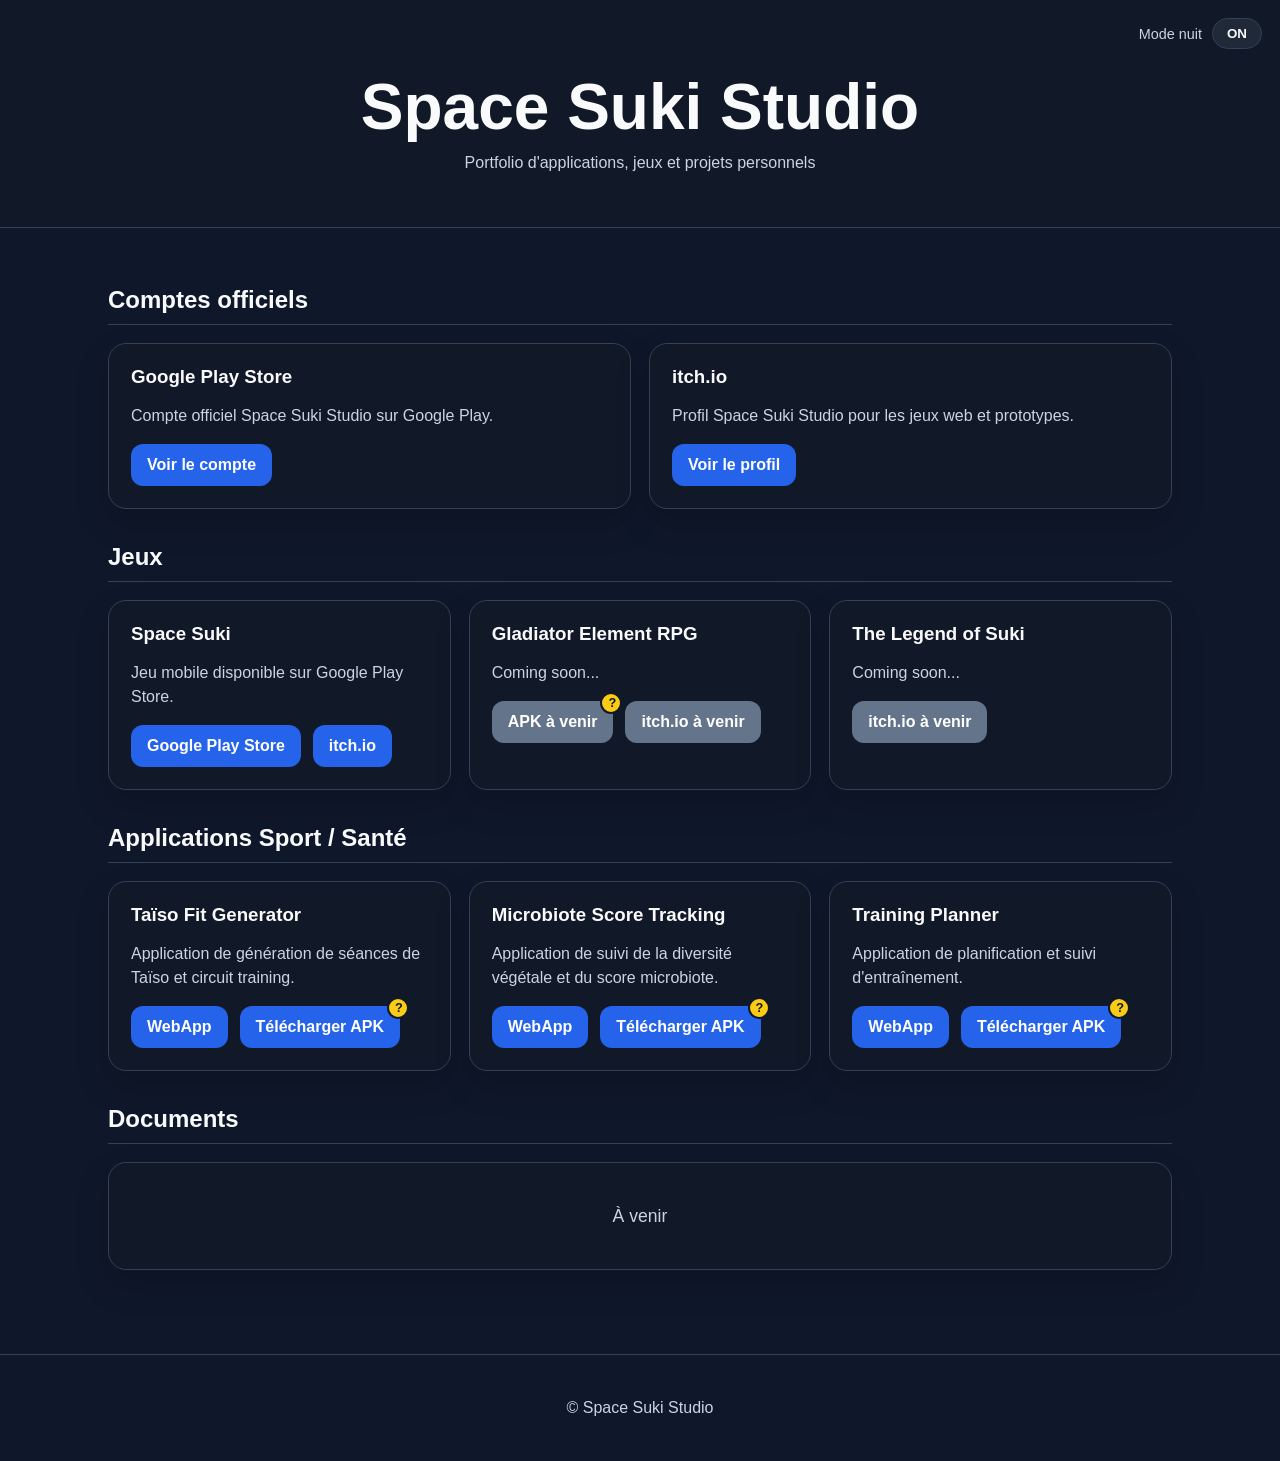
<file: index.html>
<!DOCTYPE html>
<html lang="fr">
<head>
    <meta charset="UTF-8">
    <meta name="viewport" content="width=device-width, initial-scale=1.0">
    <title>Space Suki Studio - Portfolio</title>
    <link rel="stylesheet" href="style.css">
</head>
<body>

<header class="hero">
    <div class="theme-toggle">
        <span>Mode nuit</span>
        <button id="themeToggle" type="button" aria-label="Activer ou désactiver le mode nuit">ON</button>
    </div>

    <h1>Space Suki Studio</h1>
    <p>Portfolio d'applications, jeux et projets personnels</p>
</header>

<main>

    <section>
        <h2>Comptes officiels</h2>

        <div class="grid">
            <article class="card">
                <h3>Google Play Store</h3>
                <p>Compte officiel Space Suki Studio sur Google Play.</p>
                <a class="btn" href="https://play.google.com/store/apps/developer?id=SpaceSuki+Studio">Voir le compte</a>
            </article>

            <article class="card">
                <h3>itch.io</h3>
                <p>Profil Space Suki Studio pour les jeux web et prototypes.</p>
                <a class="btn" href="https://spacesukistudio.itch.io/">Voir le profil</a>
            </article>
        </div>
    </section>

    <section>
        <h2>Jeux</h2>

        <div class="grid">
            <article class="card">
                <h3>Space Suki</h3>
                <p>Jeu mobile disponible sur Google Play Store.</p>
                <div class="buttons">
                    <a class="btn" href="https://play.google.com/store/apps/details?id=com.SpaceSukiStudio.SpaceSuki">Google Play Store</a>
                    <a class="btn" href="https://spacesukistudio.itch.io/space-suki">itch.io</a>
                </div>
            </article>

            <article class="card">
                <h3>Gladiator Element RPG</h3>
                <p>Coming soon...</p>
                <div class="buttons">
                    <div class="apk-wrapper">
                        <a class="btn disabled" href="#">
                            APK à venir
                        </a>
                        <button class="help-btn" type="button" aria-label="Aide installation APK">?</button>
                    </div>
                        <a class="btn disabled" href="#">
                            itch.io à venir
                        </a>
                </div>
            </article>

            <article class="card">
                <h3>The Legend of Suki</h3>
                <p>Coming soon...</p>
                <div class="buttons">
                    <div class="apk-wrapper">
                        <a class="btn disabled" href="#">
                            itch.io à venir
                        </a>
                    </div>
                </div>
            </article>
            
        </div>
    </section>

    <section>
        <h2>Applications Sport / Santé</h2>

        <div class="grid">
            <article class="card">
                <h3>Taïso Fit Generator</h3>     
                <p>
                    Application de génération de séances de Taïso et circuit training.
                </p>
                <div class="buttons">
                    <a class="btn"
                       href="https://sajidei.github.io/portfolio/apps/taiso_fit_generator_web/"
                       target="_blank">
                        WebApp
                    </a>
                    <div class="apk-wrapper">
                        <a class="btn"
                           href="assets/apk/taiso-fit-generator.apk"
                           download>
                            Télécharger APK
                        </a>
                        <button class="help-btn"
                                type="button"
                                aria-label="Aide installation APK">
                            ?
                        </button>
                    </div>
                </div>
            </article>

            <article class="card">
    <h3>Microbiote Score Tracking</h3>

    <p>
        Application de suivi de la diversité végétale et du score microbiote.
    </p>

    <div class="buttons">

        <a class="btn"
           href="https://sajidei.github.io/portfolio/apps/microbiote_score_tracking_web/"
           target="_blank">
            WebApp
        </a>

        <div class="apk-wrapper">
            <a class="btn"
               href="assets/apk/microbiote-score-tracking.apk"
               download>
                Télécharger APK
            </a>

            <button class="help-btn"
                    type="button"
                    aria-label="Aide installation APK">
                ?
            </button>
        </div>

    </div>
</article>

            <article class="card">
                <h3>Training Planner</h3>
                <p>Application de planification et suivi d'entraînement.</p>
                <div class="buttons">

                <a class="btn"
                   href="https://sajidei.github.io/portfolio/apps/training_planner_web/"
                   target="_blank">
                    WebApp
                </a>
        
                <div class="apk-wrapper">
                    <a class="btn"
                       href="assets/apk/training-planner.apk"
                       download>
                        Télécharger APK
                    </a>
        
                    <button class="help-btn"
                            type="button"
                            aria-label="Aide installation APK">
                        ?
                    </button>
                </div>

    </div>    
            </article>
        </div>
    </section>

    <section>
        <h2>Documents</h2>
        <article class="card empty">
            <p>À venir</p>
        </article>
    </section>

</main>

<footer>
    <p>© Space Suki Studio</p>
</footer>

<div id="apkModal" class="modal" aria-hidden="true">
    <div class="modal-content" role="dialog" aria-modal="true" aria-labelledby="apkModalTitle">
        <button id="closeModal" class="close-modal" type="button" aria-label="Fermer">×</button>
        <h2 id="apkModalTitle">Installer un fichier APK</h2>
        <p>
            Un fichier APK permet d'installer une application Android sans passer par le Google Play Store.
        </p>
        <p>
            Après le téléchargement, ouvre le fichier depuis les téléchargements de ton téléphone.
            Android pourra te demander d'autoriser l'installation depuis ton navigateur.
        </p>
        <p>
            Cette manipulation concerne uniquement Android. Sur iPhone, l'installation directe d'une application est beaucoup plus limitée.
        </p>
    </div>
</div>

<script src="script.js"></script>
</body>
</html>
</file>
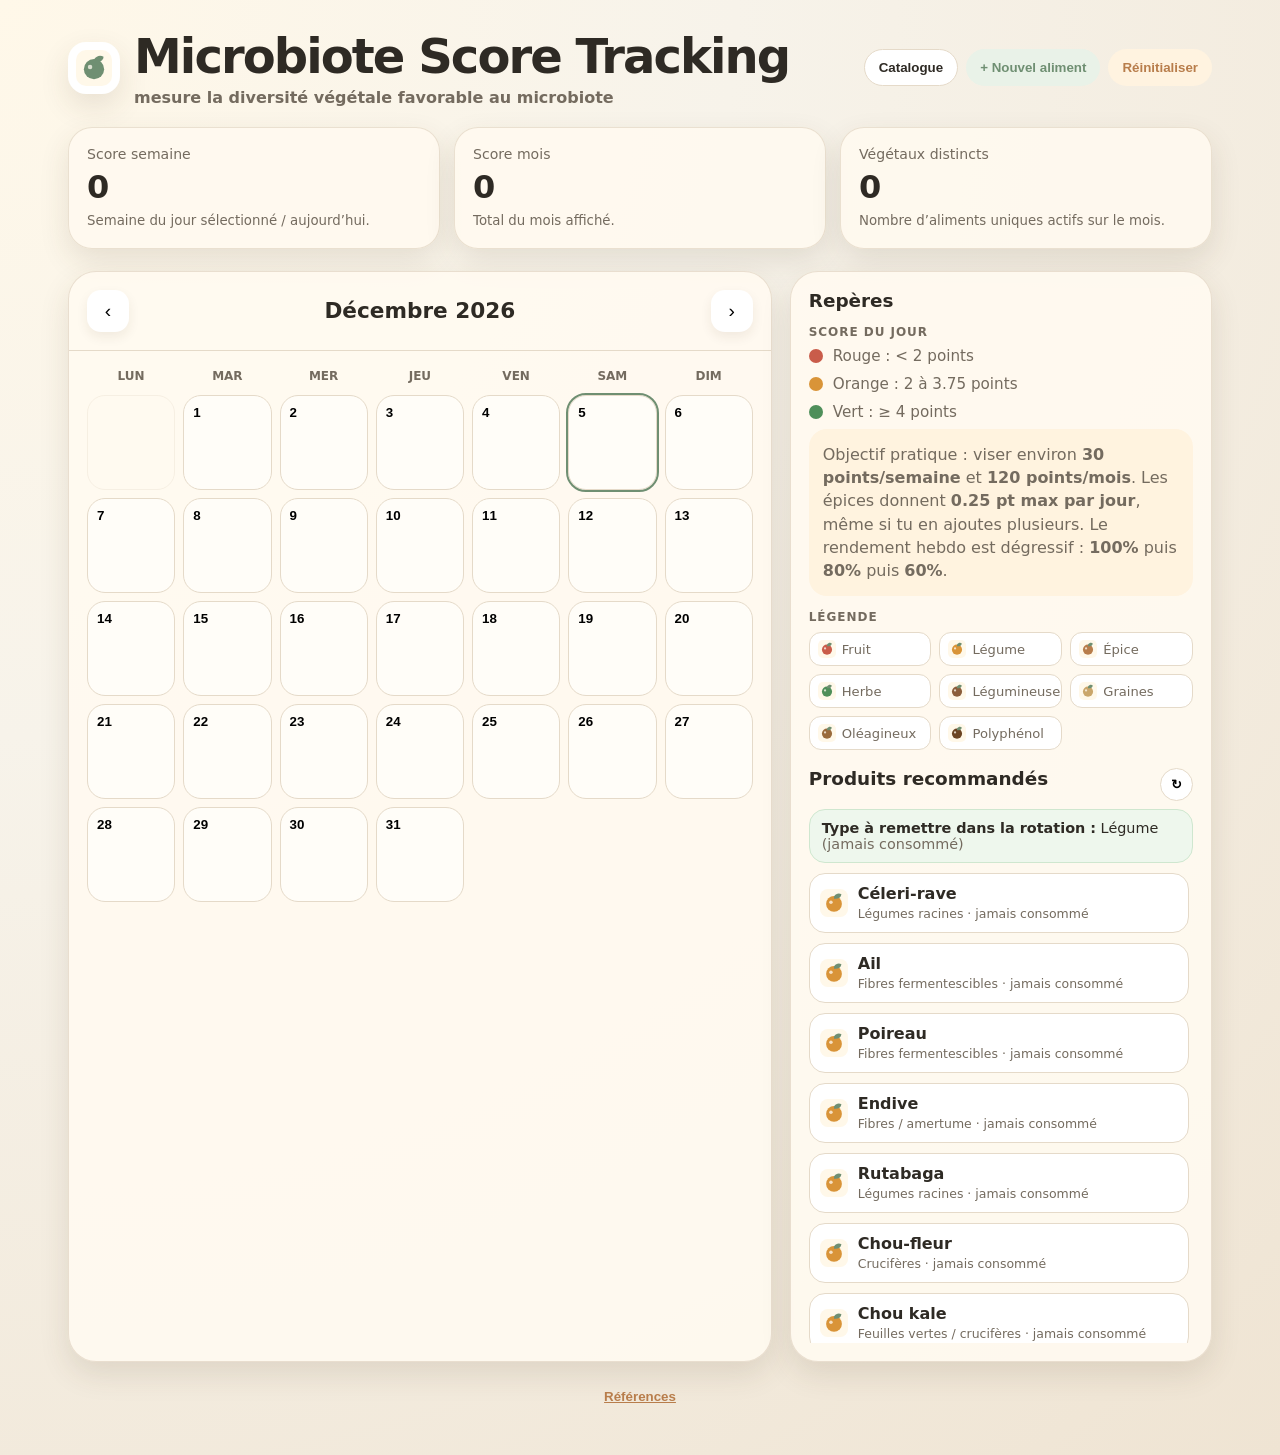
<file: apps/microbiote_score_tracking_web/index.html>
<!DOCTYPE html><html lang="fr"><head><meta charset="UTF-8"/><meta name="viewport" content="width=device-width, initial-scale=1.0"/><title>Microbiote Score Tracking</title><style>
:root{--bg:#f7f3ea;--card:#fffaf0;--ink:#2e2a24;--muted:#746b5f;--green:#4f8f5a;--orange:#d99438;--red:#c95c4a;--line:#e5dac9;--accent:#6f8f72;--accent2:#b87d4b;--shadow:0 12px 30px rgba(73,54,31,.12)}*{box-sizing:border-box}body{margin:0;font-family:Inter,system-ui,-apple-system,BlinkMacSystemFont,"Segoe UI",sans-serif;background:radial-gradient(circle at top left,#fff8e9 0,#f7f3ea 38%,#efe4d3 100%);color:var(--ink);min-height:100vh}.app{max-width:1180px;margin:0 auto;padding:28px 18px 50px}header{display:flex;align-items:center;justify-content:space-between;gap:16px;margin-bottom:20px}.brand{display:flex;align-items:center;gap:14px}.logo{width:52px;height:52px;border-radius:18px;background:#fff;box-shadow:var(--shadow);display:grid;place-items:center}.logo img{width:36px;height:36px}h1{font-size:clamp(1.8rem,4vw,3rem);margin:0;letter-spacing:-.04em}.subtitle{margin:4px 0 0;color:var(--muted);font-weight:700}.top-actions{display:flex;gap:8px;flex-wrap:wrap;justify-content:flex-end}.reset,.add-food,.catalogue-btn{border:0;border-radius:999px;padding:10px 14px;background:#fff3e0;color:var(--accent2);cursor:pointer;font-weight:800}.add-food{background:#e9f2e8;color:var(--accent)}.catalogue-btn{background:#fff;color:var(--ink);border:1px solid var(--line)}.score-grid{display:grid;grid-template-columns:repeat(3,minmax(0,1fr));gap:14px;margin:18px 0 22px}.score-card{background:rgba(255,250,240,.88);border:1px solid rgba(229,218,201,.8);border-radius:24px;padding:18px;box-shadow:var(--shadow);transition:.2s}.score-card.good{background:#eef7ed;border-color:#cfe7cf}.score-card span{display:block;color:var(--muted);font-size:.88rem;margin-bottom:6px}.score-card strong{font-size:2rem}.score-card small{display:block;color:var(--muted);margin-top:6px;line-height:1.35}.main{display:grid;grid-template-columns:1.5fr .9fr;gap:18px}.panel{background:rgba(255,250,240,.92);border:1px solid rgba(229,218,201,.85);border-radius:28px;box-shadow:var(--shadow);overflow:hidden}.panel-pad{padding:18px}.calendar-head{display:flex;align-items:center;justify-content:space-between;gap:12px;padding:18px;border-bottom:1px solid var(--line)}.month-title{font-size:1.35rem;font-weight:850;text-transform:capitalize}.nav-btn{border:0;background:#fff;border-radius:14px;width:42px;height:42px;cursor:pointer;font-size:1.2rem;box-shadow:0 5px 12px rgba(73,54,31,.08)}.days{display:grid;grid-template-columns:repeat(7,1fr);gap:8px;padding:14px 18px 18px}.dow{font-size:.75rem;text-transform:uppercase;color:var(--muted);font-weight:800;text-align:center;padding:4px}.day{min-height:95px;border:1px solid var(--line);background:#fffdf8;border-radius:18px;padding:9px;cursor:pointer;position:relative;display:flex;flex-direction:column;gap:6px;transition:.15s}.day:hover{transform:translateY(-2px);box-shadow:0 10px 20px rgba(73,54,31,.10)}.day.empty{opacity:.35;cursor:default;background:transparent}.day.today{outline:2px solid var(--accent)}.day.day-bg-red{background:#fff8f6}.day.day-bg-orange{background:#fff9ed}.day.day-bg-green{background:#f5fbf3}.day-number{font-weight:850}.day-score{margin-top:auto;font-size:.84rem;font-weight:850;padding:5px 8px;border-radius:999px;align-self:flex-start}.score-red{background:#ffe8e3;color:var(--red)}.score-orange{background:#fff0d7;color:#a76715}.score-green{background:#e5f3e5;color:var(--green)}.mini-icons{display:flex;flex-wrap:wrap;gap:3px}.mini-icons img{width:18px;height:18px}.side h2{margin:0 0 12px;font-size:1.15rem}.side-title-row{display:flex;align-items:center;justify-content:space-between;gap:10px;margin-top:18px}.legend{display:grid;gap:10px}.legend.compact{grid-template-columns:repeat(3,minmax(0,1fr));gap:8px}.legend-row{display:flex;align-items:center;gap:10px;color:var(--muted);font-size:.95rem}.legend.compact .legend-row{gap:6px;font-size:.82rem;background:#fff;border:1px solid var(--line);border-radius:12px;padding:7px 8px}.dot{width:14px;height:14px;border-radius:50%}.micro-title{font-size:.75rem;text-transform:uppercase;letter-spacing:.08em;color:var(--muted);font-weight:900;margin:14px 0 8px}.tips{margin-top:8px;padding:14px;border-radius:18px;background:#fff3df;color:var(--muted);line-height:1.45}.food-list{margin-top:10px;display:grid;gap:10px;max-height:470px;overflow:auto;padding-right:4px}.food-row{display:flex;gap:10px;align-items:center;background:#fff;border:1px solid var(--line);border-radius:16px;padding:10px}.food-row img{width:28px;height:28px}.food-row b{display:block}.food-row span{font-size:.78rem;color:var(--muted)}.refresh{border:1px solid var(--line);background:#fff;border-radius:999px;padding:8px 10px;cursor:pointer;font-weight:900}.modal-backdrop{position:fixed;inset:0;background:rgba(29,24,18,.45);display:none;align-items:center;justify-content:center;padding:16px;z-index:20}.modal{width:min(820px,100%);max-height:90vh;overflow:auto;background:var(--card);border-radius:28px;box-shadow:0 25px 60px rgba(0,0,0,.28);padding:20px}.modal.catalogue{width:min(980px,100%)}.modal h2{margin:0 0 4px}.modal-date{color:var(--muted);margin-bottom:16px}.form-grid{display:grid;grid-template-columns:1fr 1fr 180px auto;gap:10px;align-items:end}.field label{display:block;font-size:.82rem;font-weight:800;color:var(--muted);margin-bottom:6px}select,input{width:100%;border:1px solid var(--line);border-radius:14px;padding:12px;background:#fff;color:var(--ink);font-size:1rem}.primary{border:0;border-radius:14px;padding:13px 16px;background:var(--accent);color:#fff;font-weight:850;cursor:pointer}.secondary{border:0;border-radius:14px;padding:12px 14px;background:#efe4d3;color:var(--ink);font-weight:800;cursor:pointer}.danger{border:0;border-radius:12px;padding:8px 10px;background:#ffe7e1;color:var(--red);font-weight:900;cursor:pointer}.entries{margin-top:16px;display:grid;gap:8px}.entry{display:flex;align-items:center;justify-content:space-between;gap:12px;background:#fff;border:1px solid var(--line);border-radius:16px;padding:10px 12px}.entry-main{display:flex;align-items:center;gap:10px}.entry img{width:28px;height:28px}.delete{border:0;background:#ffe7e1;color:var(--red);font-weight:900;border-radius:12px;padding:8px 10px;cursor:pointer}.modal-actions{display:flex;justify-content:space-between;gap:10px;margin-top:18px}.pill{display:inline-flex;align-items:center;gap:6px;background:#fff;border:1px solid var(--line);border-radius:999px;padding:8px 10px;font-size:.85rem;color:var(--muted)}.checks{display:flex;gap:12px;flex-wrap:wrap;background:#fff;border:1px solid var(--line);border-radius:14px;padding:12px}.checks label{font-weight:700;color:var(--ink)}.checks input{width:auto;margin-right:4px}.catalogue-tools{display:grid;grid-template-columns:1fr 240px auto auto;gap:10px;align-items:center;margin:12px 0}.catalogue-list{display:grid;gap:8px}.catalogue-row{display:grid;grid-template-columns:34px 1.2fr 1fr auto;gap:10px;align-items:center;background:#fff;border:1px solid var(--line);border-radius:16px;padding:10px}.catalogue-row.disabled{opacity:.55;background:#f7f1e7}.catalogue-row img{width:30px;height:30px}.catalogue-actions{display:flex;gap:6px;flex-wrap:wrap;justify-content:flex-end}.tag{font-size:.78rem;color:var(--muted);display:block}.tiny{font-size:.78rem;color:var(--muted);line-height:1.35}.footer-links{text-align:center;margin:24px 0 0}.text-link{border:0;background:transparent;color:var(--accent2);font-weight:900;text-decoration:underline;cursor:pointer}.type-focus{background:#eef7ed;border:1px solid #cfe7cf;border-radius:16px;padding:10px 12px;margin:8px 0 10px;color:var(--ink);font-size:.9rem}.refs-list{display:grid;gap:12px;margin-top:12px}.ref-card{background:#fff;border:1px solid var(--line);border-radius:16px;padding:12px}.ref-card a{color:var(--accent2);font-weight:900}.ref-card p{margin:.4rem 0 0;color:var(--muted);line-height:1.4}@media(max-width:850px){.main{grid-template-columns:1fr}.score-grid{grid-template-columns:1fr}.days{gap:5px;padding:10px}.day{min-height:78px;border-radius:14px;padding:7px}.form-grid,.catalogue-tools,.catalogue-row{grid-template-columns:1fr}.brand{align-items:flex-start}header{align-items:flex-start;flex-direction:column}.top-actions{justify-content:flex-start}.catalogue-actions{justify-content:flex-start}}
</style></head><body><div class="app"><header><div class="brand"><div class="logo"><img src="assets/microbiote.svg" alt="Microbiote"/></div><div><h1>Microbiote Score Tracking</h1><p class="subtitle">mesure la diversité végétale favorable au microbiote</p></div></div><div class="top-actions"><button class="catalogue-btn" id="openCatalogue">Catalogue</button><button class="add-food" id="openAddFood">+ Nouvel aliment</button><button class="reset" id="resetBtn">Réinitialiser</button></div></header><section class="score-grid"><div class="score-card"><span>Score semaine</span><strong id="weekScore">0</strong><small>Semaine du jour sélectionné / aujourd’hui.</small></div><div class="score-card"><span>Score mois</span><strong id="monthScore">0</strong><small>Total du mois affiché.</small></div><div class="score-card"><span>Végétaux distincts</span><strong id="uniqueScore">0</strong><small>Nombre d’aliments uniques actifs sur le mois.</small></div></section><main class="main"><section class="panel"><div class="calendar-head"><button class="nav-btn" id="prevMonth" aria-label="Mois précédent">‹</button><div class="month-title" id="monthTitle"></div><button class="nav-btn" id="nextMonth" aria-label="Mois suivant">›</button></div><div class="days" id="calendar"></div></section><aside class="panel side"><div class="panel-pad"><h2>Repères</h2><div class="micro-title">Score du jour</div><div class="legend"><div class="legend-row"><span class="dot" style="background:var(--red)"></span>Rouge : &lt; 2 points</div><div class="legend-row"><span class="dot" style="background:var(--orange)"></span>Orange : 2 à 3.75 points</div><div class="legend-row"><span class="dot" style="background:var(--green)"></span>Vert : ≥ 4 points</div></div><div class="tips">Objectif pratique : viser environ <b>30 points/semaine</b> et <b>120 points/mois</b>. Les épices donnent <b>0.25 pt max par jour</b>, même si tu en ajoutes plusieurs. Le rendement hebdo est dégressif : <b>100%</b> puis <b>80%</b> puis <b>60%</b>.</div><div class="micro-title">Légende</div><div class="legend compact" id="typeLegend"></div><div class="side-title-row"><h2>Produits recommandés</h2><button class="refresh" id="refreshRecommendations" title="Proposer d’autres produits">↻</button></div><div class="type-focus" id="recommendedType"></div><div class="food-list" id="featuredFoods"></div></div></aside></main><div class="footer-links"><button class="text-link" id="openReferences">Références</button></div></div>
<div class="modal-backdrop" id="modalBackdrop"><div class="modal"><h2>Ajouter des aliments</h2><div class="modal-date" id="modalDate"></div><div class="pill" id="dayTotalPill">Score du jour : 0</div><div class="form-grid"><div class="field"><label for="foodSearch">Recherche</label><input id="foodSearch" placeholder="Ex : ri, car, poiv..." autocomplete="off"/></div><div class="field"><label for="foodSelect">Aliment</label><select id="foodSelect"></select></div><div class="field"><label for="weightSelect">Poids</label><select id="weightSelect"></select></div><button class="primary" id="addEntry">Ajouter</button></div><p class="tiny">La recherche filtre les aliments qui commencent par le texte saisi. Les aliments désactivés dans le catalogue ne sont pas proposés.</p><div class="entries" id="entries"></div><div class="modal-actions"><button class="secondary" id="closeModal">Fermer</button><button class="primary" id="saveModal">OK</button></div></div></div>
<div class="modal-backdrop" id="addFoodBackdrop"><div class="modal"><h2>Créer un nouvel aliment</h2><p class="modal-date">Il sera sauvegardé localement dans ton navigateur.</p><div class="field"><label for="customName">Nom</label><input id="customName" placeholder="Ex : poudre de jujube"/></div><div class="field" style="margin-top:12px"><label for="customType">Catégorie</label><select id="customType"><option>Autre</option><option>Fruits / pectine</option><option>Fruits / polyphénols</option><option>Légumineuses / fibres</option><option>Céréales complètes</option><option>Graines</option><option>Fibres fermentescibles</option><option>Polyphénols</option><option>Herbes aromatiques</option><option>Épices</option><option>Légumes racines</option><option>Crucifères</option><option>Feuilles vertes</option><option>Oléagineux</option></select></div><div class="field" style="margin-top:12px"><label>Scores autorisés</label><div class="checks" id="customScores"><label><input type="checkbox" value="0.25" checked>0.25</label><label><input type="checkbox" value="0.5" checked>0.5</label><label><input type="checkbox" value="1" checked>1</label><label><input type="checkbox" value="1.5">1.5</label></div></div><p class="tiny">Si la catégorie est “Épices”, l’aliment sera automatiquement limité à 0.25 pt et soumis au plafond collectif de 0.25 pt/jour.</p><div class="modal-actions"><button class="secondary" id="closeAddFood">Fermer</button><button class="primary" id="saveCustomFood">Créer</button></div></div></div>
<div class="modal-backdrop" id="catalogueBackdrop"><div class="modal catalogue"><h2>Catalogue alimentaire</h2><p class="modal-date">Tu peux renommer, désactiver ou supprimer n’importe quel aliment. Les aliments désactivés ne sont plus proposés dans l’ajout ni dans les recommandations.</p><div class="catalogue-tools"><input id="catalogueSearch" placeholder="Rechercher dans le catalogue"/><select id="catalogueTypeFilter"><option value="">Tous les types</option></select><button class="add-food" id="catalogueAddFood">+ Nouvel aliment</button><button class="secondary" id="closeCatalogue">Fermer</button></div><div class="catalogue-list" id="catalogueList"></div></div></div>

<div class="modal-backdrop" id="referencesBackdrop"><div class="modal"><h2>Références</h2><p class="modal-date">Ces sources soutiennent l’idée de mesurer la diversité végétale favorable au microbiote. Le score de l’application reste un indicateur pratique, pas un diagnostic médical.</p><div class="refs-list"><div class="ref-card"><a href="https://pmc.ncbi.nlm.nih.gov/articles/PMC5954204/" target="_blank" rel="noopener">American Gut Project — McDonald et al., mSystems, 2018</a><p>Étude observationnelle de grande ampleur : les personnes déclarant consommer plus de 30 types de plantes par semaine présentaient une diversité microbienne plus élevée que celles consommant 10 plantes ou moins.</p></div><div class="ref-card"><a href="https://pmc.ncbi.nlm.nih.gov/articles/PMC8546969/" target="_blank" rel="noopener">Fiber diversity intervention — The effect of varied fiber sources</a><p>Travaux soutenant l’intérêt d’augmenter les fibres issues d’aliments complets variés, plutôt qu’une seule source répétée ou supplémentée.</p></div><div class="ref-card"><a href="https://pmc.ncbi.nlm.nih.gov/articles/PMC9787832/" target="_blank" rel="noopener">Dietary fiber, gut microbiota and short-chain fatty acids</a><p>Revue sur le rôle des fibres fermentescibles, leur transformation par le microbiote et la production d’acides gras à chaîne courte, associés à la santé intestinale.</p></div><div class="ref-card"><a href="https://www.wcrf.org/about-us/news-and-blogs/could-you-eat-30-plant-based-foods-each-week/" target="_blank" rel="noopener">World Cancer Research Fund — 30 plant-based foods/week</a><p>Article de vulgarisation expliquant le principe des 30 aliments végétaux par semaine et l’intégration possible des herbes, épices, noix, graines, céréales complètes et légumineuses.</p></div></div><div class="modal-actions"><button class="secondary" id="closeReferences">Fermer</button></div></div></div>
<script src="script.js"></script></body></html>
</file>
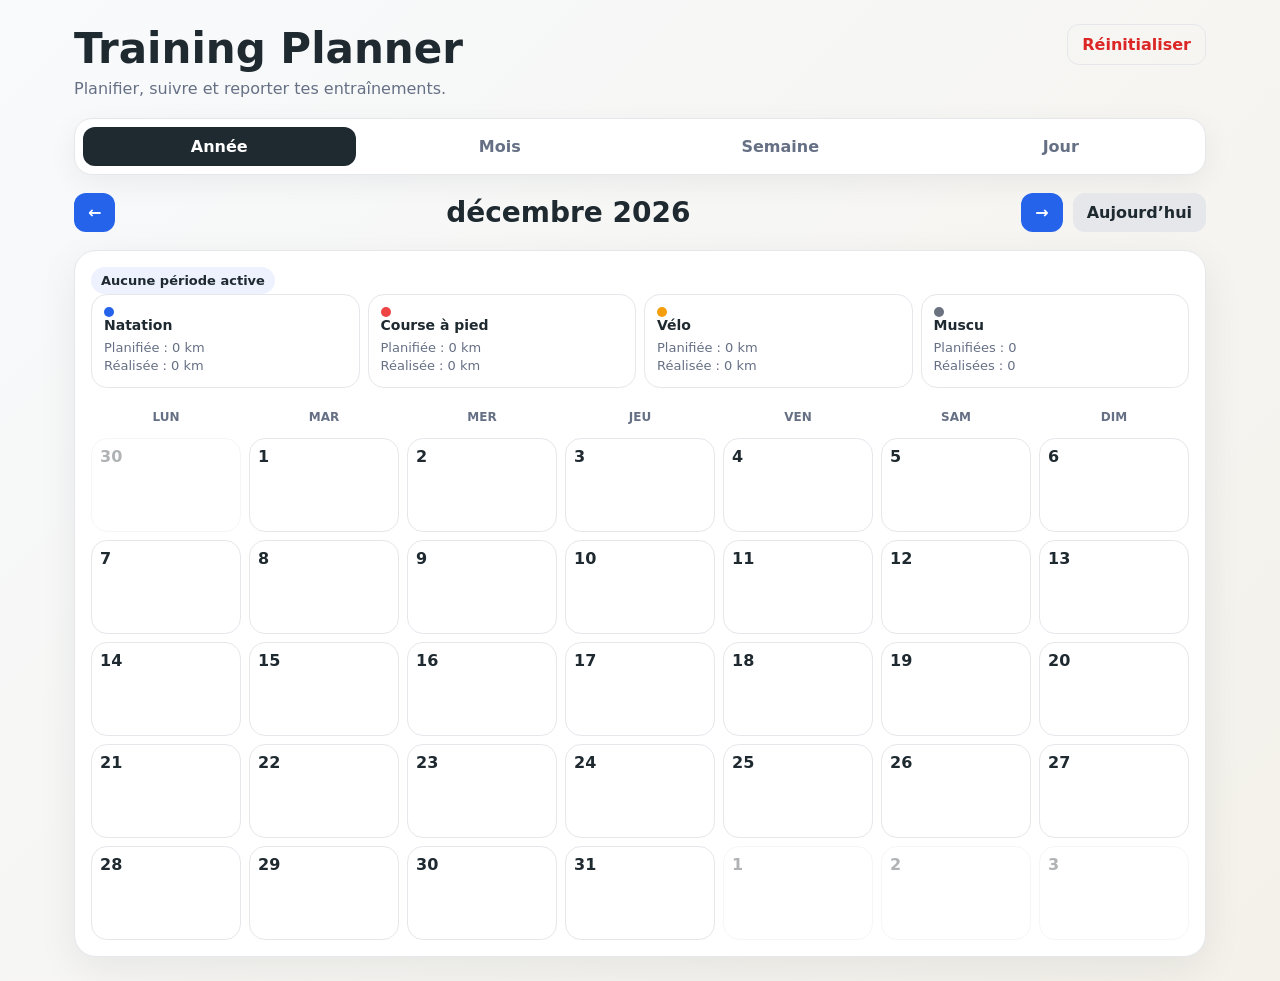
<file: apps/training_planner_web/index.html>
<!DOCTYPE html>
<html lang="fr">
<head>
  <meta charset="UTF-8" />
  <meta name="viewport" content="width=device-width, initial-scale=1.0" />
  <title>Training Planner</title>
  <link rel="stylesheet" href="assets/style.css" />
</head>
<body>
  <div class="app-shell">
    <header class="topbar">
      <div>
        <h1>Training Planner</h1>
        <p>Planifier, suivre et reporter tes entraînements.</p>
      </div>
      <button id="resetDataBtn" class="ghost danger">Réinitialiser</button>
    </header>

    <nav class="tabs">
      <button data-view="year" class="active">Année</button>
      <button data-view="month">Mois</button>
      <button data-view="week">Semaine</button>
      <button data-view="day">Jour</button>
    </nav>

    <section class="controls">
      <button id="prevBtn">←</button>
      <h2 id="currentTitle"></h2>
      <button id="nextBtn">→</button>
      <button id="todayBtn" class="secondary">Aujourd’hui</button>
    </section>

    <main id="app"></main>
  </div>

  <template id="workoutFormTemplate">
    <form id="workoutForm" class="panel form-panel">
      <h3>Nouvel entraînement</h3>

      <label>
        Discipline
        <select name="sport" required>
          <option value="swim">Natation</option>
          <option value="run">Course à pied</option>
          <option value="bike">Vélo</option>
          <option value="strength">Muscu</option>
        </select>
      </label>

      <label id="distanceTargetField">
        Distance cible (km)
        <input name="targetDistance" type="number" min="0" step="0.1" placeholder="Ex : 3.5" />
      </label>

      <label>
        Commentaire
        <textarea name="comment" rows="3" placeholder="Ex : endurance facile, séries, technique..."></textarea>
      </label>

      <div class="actions">
        <button type="submit">Ajouter</button>
        <button type="button" id="cancelWorkoutBtn" class="secondary">Annuler</button>
      </div>
    </form>
  </template>

  <template id="periodFormTemplate">
    <form id="periodForm" class="panel form-panel">
      <h3>Nouvelle période</h3>

      <label>
        Date de début
        <input name="startDate" type="date" required />
      </label>

      <label>
        Date de fin
        <input name="endDate" type="date" required />
      </label>

      <label>
        Catégorie
        <select name="category" required>
          <option value="endurance">Endurance</option>
          <option value="puissance">Puissance</option>
          <option value="force">Force</option>
        </select>
      </label>

      <div class="actions">
        <button type="submit">Ajouter</button>
        <button type="button" id="cancelPeriodBtn" class="secondary">Annuler</button>
      </div>
    </form>
  </template>

  <script src="app.js"></script>
</body>
</html>
</file>
<file: style.css>
:root {
    --bg: #0f172a;
    --surface: #111827;
    --surface-light: #1f2937;
    --text: #f9fafb;
    --muted: #cbd5e1;
    --border: #334155;
    --accent: #2563eb;
    --accent-hover: #1d4ed8;
    --disabled: #64748b;
}

body.light {
    --bg: #f8fafc;
    --surface: #ffffff;
    --surface-light: #eef2ff;
    --text: #111827;
    --muted: #475569;
    --border: #cbd5e1;
    --accent: #2563eb;
    --accent-hover: #1d4ed8;
    --disabled: #94a3b8;
}

* {
    box-sizing: border-box;
}

body {
    margin: 0;
    font-family: Arial, sans-serif;
    background: var(--bg);
    color: var(--text);
    transition: background 0.25s ease, color 0.25s ease;
}

.hero {
    position: relative;
    text-align: center;
    padding: 70px 20px 55px;
    background: var(--surface);
    border-bottom: 1px solid var(--border);
}

.hero h1 {
    margin: 0 0 10px;
    font-size: clamp(2rem, 5vw, 4rem);
}

.hero p {
    color: var(--muted);
    margin: 0;
}

.theme-toggle {
    position: absolute;
    top: 18px;
    right: 18px;
    display: flex;
    align-items: center;
    gap: 10px;
    color: var(--muted);
    font-size: 0.9rem;
}

.theme-toggle button {
    border: 1px solid var(--border);
    background: var(--surface-light);
    color: var(--text);
    border-radius: 999px;
    padding: 7px 14px;
    cursor: pointer;
    font-weight: bold;
}

main {
    max-width: 1100px;
    margin: 0 auto;
    padding: 24px 18px 50px;
}

section {
    margin: 34px 0;
}

h2 {
    margin-bottom: 18px;
    padding-bottom: 10px;
    border-bottom: 1px solid var(--border);
}

.grid {
    display: grid;
    grid-template-columns: repeat(auto-fit, minmax(260px, 1fr));
    gap: 18px;
}

.card {
    background: var(--surface);
    border: 1px solid var(--border);
    border-radius: 18px;
    padding: 22px;
    box-shadow: 0 15px 35px rgba(0,0,0,0.16);
}

.card h3 {
    margin: 0 0 10px;
}

.card p {
    color: var(--muted);
    line-height: 1.5;
}

.buttons {
    display: flex;
    flex-wrap: wrap;
    gap: 12px;
    margin-top: 16px;
}

.btn {
    display: inline-flex;
    align-items: center;
    justify-content: center;
    text-decoration: none;
    background: var(--accent);
    color: white;
    padding: 11px 16px;
    border-radius: 12px;
    font-weight: bold;
    border: none;
    min-height: 42px;
}

.btn:hover {
    background: var(--accent-hover);
}

.btn.secondary {
    background: transparent;
    color: var(--text);
    border: 1px solid var(--border);
}

.btn.disabled {
    background: var(--disabled);
    cursor: default;
    pointer-events: none;
}

.apk-wrapper {
    position: relative;
    display: inline-flex;
}

.help-btn {
    position: absolute;
    top: -9px;
    right: -9px;
    width: 22px;
    height: 22px;
    border-radius: 50%;
    border: 2px solid var(--surface);
    background: #facc15;
    color: #111827;
    font-weight: bold;
    cursor: pointer;
    font-size: 0.8rem;
    line-height: 1;
}

.empty {
    text-align: center;
    font-size: 1.1rem;
}

footer {
    text-align: center;
    padding: 28px;
    color: var(--muted);
    border-top: 1px solid var(--border);
}

.modal {
    position: fixed;
    inset: 0;
    display: none;
    align-items: center;
    justify-content: center;
    padding: 20px;
    background: rgba(0,0,0,0.65);
    z-index: 100;
}

.modal.open {
    display: flex;
}

.modal-content {
    position: relative;
    width: min(520px, 100%);
    background: var(--surface);
    color: var(--text);
    border: 1px solid var(--border);
    border-radius: 20px;
    padding: 28px;
    box-shadow: 0 20px 60px rgba(0,0,0,0.35);
}

.modal-content p {
    color: var(--muted);
    line-height: 1.55;
}

.close-modal {
    position: absolute;
    top: 12px;
    right: 14px;
    border: none;
    background: transparent;
    color: var(--text);
    font-size: 2rem;
    cursor: pointer;
}

@media (max-width: 600px) {
    .theme-toggle {
        position: static;
        justify-content: center;
        margin-bottom: 28px;
    }

    .hero {
        padding-top: 35px;
    }

    .btn {
        width: 100%;
    }

    .apk-wrapper {
        width: 100%;
    }
}
</file>
<file: apps/training_planner_web/assets/style.css>
:root {
  --bg: #f7f7f4;
  --panel: #ffffff;
  --text: #1e2930;
  --muted: #667085;
  --border: #e5e7eb;
  --accent: #2563eb;
  --danger: #dc2626;
  --swim: #2563eb;
  --run: #ef4444;
  --bike: #f59e0b;
  --strength: #6b7280;
  --endurance: #dbeafe;
  --puissance: #ffedd5;
  --force: #e5e7eb;
}

* { box-sizing: border-box; }

body {
  margin: 0;
  font-family: Inter, system-ui, -apple-system, BlinkMacSystemFont, "Segoe UI", sans-serif;
  color: var(--text);
  background: linear-gradient(135deg, #f8fafc, #f4f1ea);
}

button, input, select, textarea {
  font: inherit;
}

button {
  border: 0;
  border-radius: 12px;
  padding: 10px 14px;
  background: var(--accent);
  color: #fff;
  cursor: pointer;
  font-weight: 650;
}

button:hover { filter: brightness(0.96); }

button.secondary {
  background: #e5e7eb;
  color: var(--text);
}

button.ghost {
  background: transparent;
  color: var(--text);
  border: 1px solid var(--border);
}

button.danger { color: var(--danger); }

.app-shell {
  max-width: 1180px;
  margin: 0 auto;
  padding: 24px;
}

.topbar {
  display: flex;
  justify-content: space-between;
  gap: 16px;
  align-items: flex-start;
  margin-bottom: 20px;
}

.topbar h1 {
  margin: 0;
  font-size: clamp(28px, 4vw, 42px);
}

.topbar p {
  margin: 6px 0 0;
  color: var(--muted);
}

.tabs {
  display: grid;
  grid-template-columns: repeat(4, 1fr);
  gap: 8px;
  background: #fff;
  border: 1px solid var(--border);
  padding: 8px;
  border-radius: 18px;
  box-shadow: 0 8px 30px rgba(15, 23, 42, 0.06);
}

.tabs button {
  background: transparent;
  color: var(--muted);
}

.tabs button.active {
  background: var(--text);
  color: #fff;
}

.controls {
  display: flex;
  align-items: center;
  gap: 10px;
  margin: 18px 0;
}

.controls h2 {
  flex: 1;
  text-align: center;
  margin: 0;
  font-size: clamp(18px, 3vw, 28px);
}

.panel {
  background: var(--panel);
  border: 1px solid var(--border);
  border-radius: 22px;
  box-shadow: 0 12px 40px rgba(15, 23, 42, 0.07);
  padding: 16px;
}

.toolbar {
  display: flex;
  justify-content: space-between;
  gap: 12px;
  flex-wrap: wrap;
  align-items: center;
  margin-bottom: 14px;
}

.period-pills, .legend, .stats-grid {
  display: flex;
  gap: 8px;
  flex-wrap: wrap;
}

.pill {
  display: inline-flex;
  align-items: center;
  border-radius: 999px;
  padding: 6px 10px;
  font-size: 13px;
  font-weight: 650;
  background: #eef2ff;
}

.pill.endurance { background: var(--endurance); }
.pill.puissance { background: var(--puissance); }
.pill.force { background: var(--force); }

.stats-grid {
  display: grid;
  grid-template-columns: repeat(4, minmax(160px, 1fr));
  margin-bottom: 16px;
}

.stat-card {
  border: 1px solid var(--border);
  border-radius: 16px;
  padding: 12px;
  background: #fff;
}

.stat-card strong {
  display: block;
  font-size: 14px;
  margin-bottom: 6px;
}

.stat-card span {
  display: block;
  color: var(--muted);
  font-size: 13px;
  line-height: 1.4;
}

.calendar-grid {
  display: grid;
  grid-template-columns: repeat(7, 1fr);
  gap: 8px;
}

.weekday {
  color: var(--muted);
  font-size: 12px;
  text-transform: uppercase;
  font-weight: 750;
  text-align: center;
  padding: 6px;
}

.day-cell {
  min-height: 94px;
  background: #fff;
  border: 1px solid var(--border);
  border-radius: 16px;
  padding: 8px;
  cursor: pointer;
  position: relative;
}

.day-cell:hover {
  border-color: #94a3b8;
}

.day-cell.muted {
  opacity: 0.35;
}

.day-number {
  font-weight: 750;
  margin-bottom: 8px;
}

.dot-row {
  display: flex;
  gap: 5px;
  flex-wrap: wrap;
}

.dot {
  width: 10px;
  height: 10px;
  border-radius: 999px;
  display: inline-block;
}

.dot.swim { background: var(--swim); }
.dot.run { background: var(--run); }
.dot.bike { background: var(--bike); }
.dot.strength { background: var(--strength); }

.year-grid {
  display: grid;
  grid-template-columns: repeat(3, 1fr);
  gap: 14px;
}

.month-card {
  min-height: 130px;
}

.month-card h3 {
  margin: 0 0 8px;
}

.period-list {
  display: grid;
  gap: 8px;
  margin-top: 12px;
}

.period-item, .workout-item {
  border: 1px solid var(--border);
  border-radius: 16px;
  padding: 12px;
  background: #fff;
}

.period-item {
  display: flex;
  justify-content: space-between;
  align-items: center;
  gap: 10px;
  flex-wrap: wrap;
}

.week-view {
  display: grid;
  grid-template-columns: repeat(7, 1fr);
  gap: 10px;
}

.week-day {
  min-height: 180px;
}

.day-view {
  display: grid;
  grid-template-columns: 1fr;
  gap: 14px;
}

.workout-list {
  display: grid;
  gap: 10px;
}

.workout-item header {
  display: flex;
  justify-content: space-between;
  gap: 10px;
  margin-bottom: 8px;
}

.workout-item p {
  margin: 6px 0;
  color: var(--muted);
}

.status {
  border-radius: 999px;
  padding: 4px 8px;
  font-size: 12px;
  background: #eef2ff;
  font-weight: 750;
}

.status.done { background: #dcfce7; color: #166534; }
.status.abandoned { background: #fee2e2; color: #991b1b; }
.status.planned { background: #e0f2fe; color: #075985; }

.form-panel {
  display: grid;
  gap: 12px;
  margin-bottom: 14px;
}

.form-panel label {
  display: grid;
  gap: 6px;
  font-weight: 650;
  color: var(--text);
}

.form-panel input,
.form-panel select,
.form-panel textarea {
  width: 100%;
  border: 1px solid var(--border);
  border-radius: 12px;
  padding: 10px;
  background: #fff;
}

.actions {
  display: flex;
  gap: 8px;
  flex-wrap: wrap;
}

.empty {
  color: var(--muted);
  padding: 14px;
  border: 1px dashed var(--border);
  border-radius: 16px;
  background: #fff;
}

@media (max-width: 800px) {
  .app-shell { padding: 14px; }
  .topbar { flex-direction: column; }
  .tabs { grid-template-columns: repeat(2, 1fr); }
  .controls { flex-wrap: wrap; }
  .stats-grid, .year-grid, .week-view { grid-template-columns: 1fr; }
  .calendar-grid { gap: 5px; }
  .day-cell { min-height: 72px; padding: 6px; }
}
</file>
